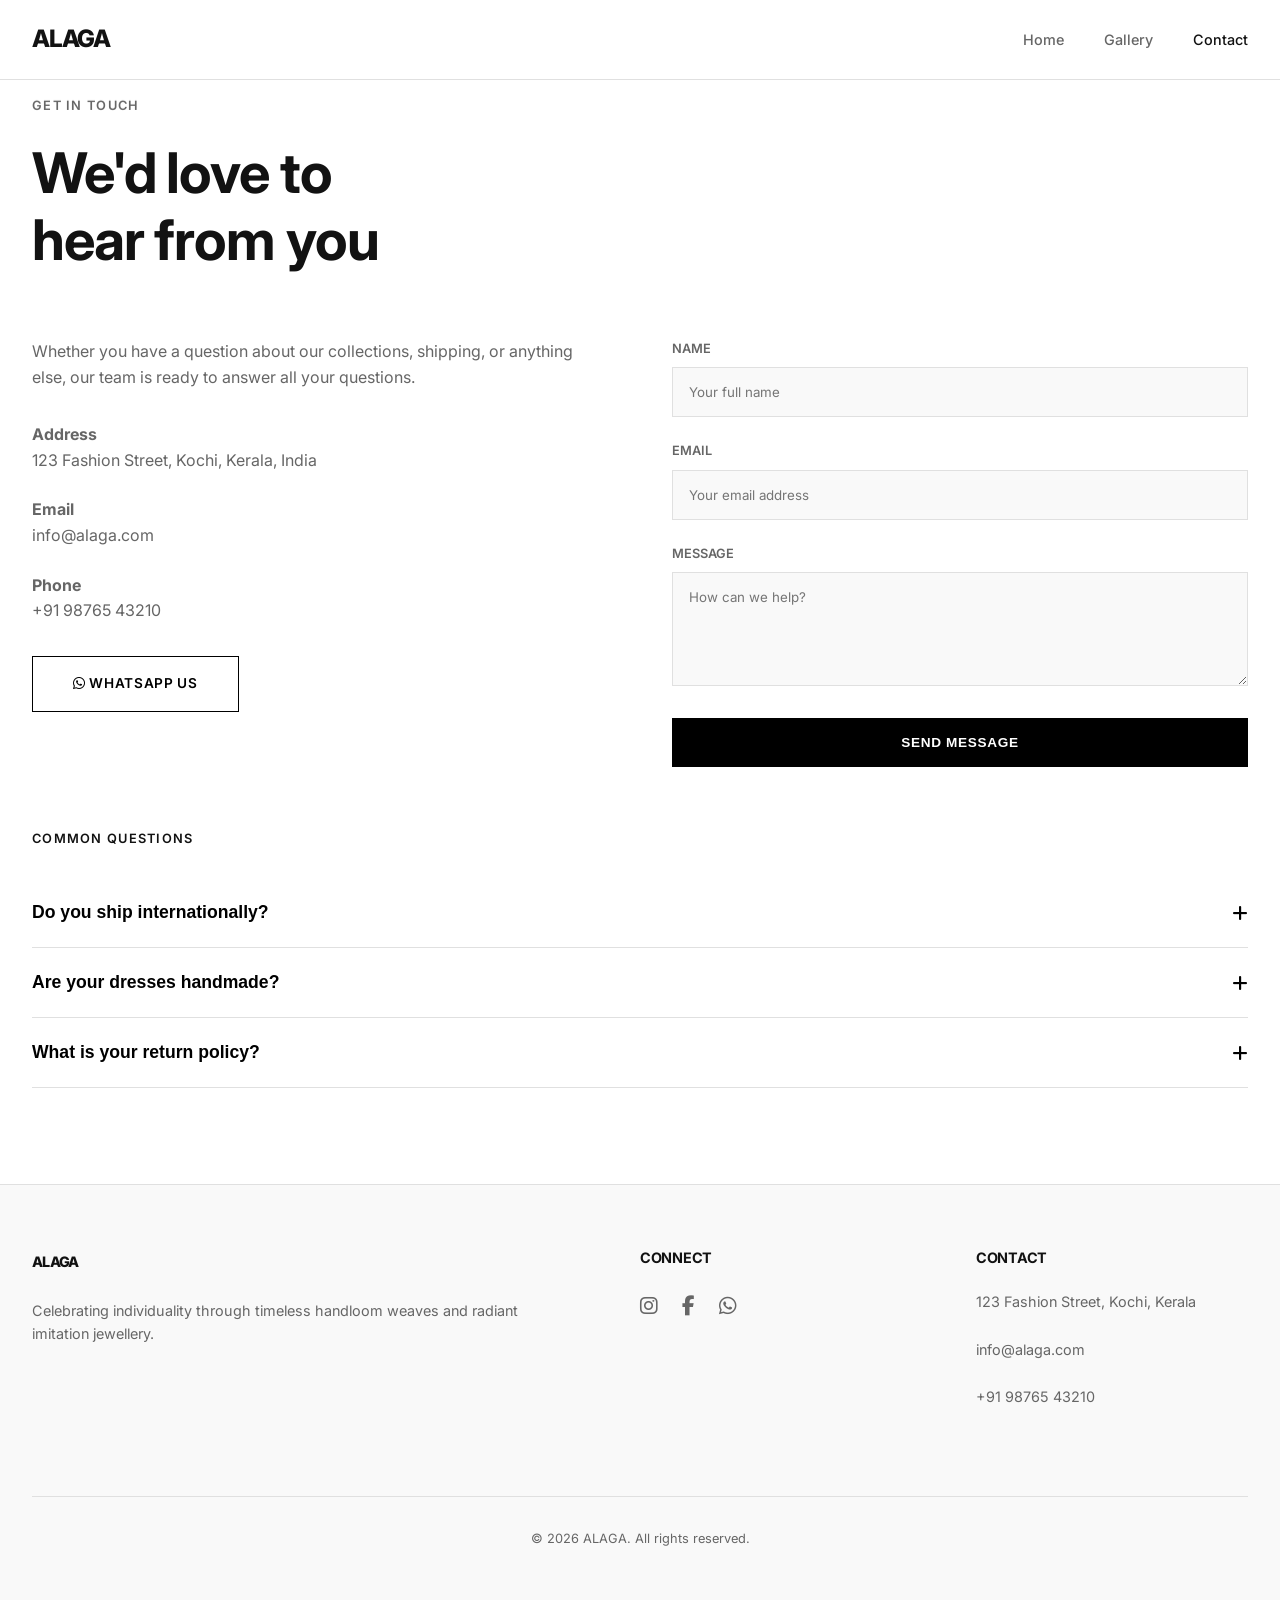
<file: contact/index.html>
<!DOCTYPE html>
<html lang="en">

<head>
  <meta charset="UTF-8">
  <meta name="viewport" content="width=device-width, initial-scale=1.0">
  <title>Contact | ALAGA</title>

  <!-- Google Fonts: Inter -->
  <link rel="preconnect" href="https://fonts.googleapis.com">
  <link rel="preconnect" href="https://fonts.gstatic.com" crossorigin>
  <link href="https://fonts.googleapis.com/css2?family=Inter:wght@400;500;600;700;800&display=swap" rel="stylesheet">

  <!-- Font Awesome -->
  <link rel="stylesheet" href="https://cdnjs.cloudflare.com/ajax/libs/font-awesome/6.5.0/css/all.min.css">

  <!-- Custom Styles -->
  <link rel="stylesheet" href="../assets/styles.css">
  <style>
    /* Page specific styles for Contact */
    .contact-grid {
      display: grid;
      grid-template-columns: 1fr 1fr;
      gap: 4rem;
      align-items: start;
    }

    .contact-form .form-group {
      margin-bottom: 1.5rem;
    }

    .contact-form label {
      display: block;
      font-size: 0.8rem;
      text-transform: uppercase;
      font-weight: 600;
      margin-bottom: 0.5rem;
      color: var(--text-secondary);
    }

    .contact-form input,
    .contact-form textarea {
      width: 100%;
      padding: 1rem;
      border: 1px solid var(--border);
      background: var(--bg-secondary);
      font-family: inherit;
      transition: var(--transition);
    }

    .contact-form input:focus,
    .contact-form textarea:focus {
      outline: none;
      border-color: var(--accent);
      background: #fff;
    }

    .faq-accordion {
      margin-top: 4rem;
    }

    .faq-item {
      border-bottom: 1px solid var(--border);
      padding: 1.5rem 0;
    }

    .faq-question {
      width: 100%;
      display: flex;
      justify-content: space-between;
      align-items: center;
      background: none;
      border: none;
      padding: 0;
      font-size: 1.1rem;
      font-weight: 600;
      cursor: pointer;
      text-align: left;
    }

    .faq-answer {
      max-height: 0;
      overflow: hidden;
      transition: max-height 0.3s ease-out;
    }

    .faq-answer p {
      padding: 1rem 0;
      margin: 0;
    }

    @media (max-width: 992px) {
      .contact-grid {
        grid-template-columns: 1fr;
      }
    }
  </style>
</head>

<body>

  <!-- Navigation -->
  <nav id="siteNav">
    <div class="container nav-inner">
      <a href="../index.html" class="nav-logo">ALAGA</a>

      <button id="navToggle" class="nav-toggle" aria-label="Toggle navigation">
        <i class="fas fa-bars"></i>
      </button>

      <ul id="navLinks" class="nav-links">
        <li><a href="../index.html" class="nav-link">Home</a></li>
        <li><a href="../gallery/index.html" class="nav-link">Gallery</a></li>
        <li><a href="index.html" class="nav-link active">Contact</a></li>
      </ul>
    </div>
  </nav>

  <!-- Contact Hero -->
  <section>
    <div class="container">
      <p class="text-uppercase reveal-base reveal-up">Get in touch</p>
      <h2 style="font-size: 3.5rem;" class="reveal-base reveal-up stagger-1">We'd love to <br> hear from you</h2>

      <div class="contact-grid" style="margin-top: 4rem;">
        <div class="contact-info reveal-base reveal-up stagger-2">
          <p>Whether you have a question about our collections, shipping, or anything else, our team is ready to answer
            all your questions.</p>

          <div style="margin-top: 2rem;">
            <p><strong>Address</strong><br>123 Fashion Street, Kochi, Kerala, India</p>
            <p><strong>Email</strong><br>info@alaga.com</p>
            <p><strong>Phone</strong><br>+91 98765 43210</p>
          </div>

          <div style="margin-top: 2rem;">
            <a href="https://wa.me/919876543210" target="_blank" class="btn btn-secondary">
              <i class="fab fa-whatsapp"></i> WhatsApp Us
            </a>
          </div>
        </div>

        <div class="contact-form reveal-base reveal-up stagger-3">
          <form action="#">
            <div class="form-group">
              <label for="name">Name</label>
              <input type="text" id="name" placeholder="Your full name">
            </div>
            <div class="form-group">
              <label for="email">Email</label>
              <input type="email" id="email" placeholder="Your email address">
            </div>
            <div class="form-group">
              <label for="message">Message</label>
              <textarea id="message" rows="5" placeholder="How can we help?"></textarea>
            </div>
            <button type="submit" class="btn" style="width: 100%;">Send Message</button>
          </form>
        </div>
      </div>

      <!-- FAQ -->
      <div class="faq-accordion reveal-base reveal-up">
        <h3 class="text-uppercase" style="margin-bottom: 2rem;">Common Questions</h3>

        <div class="faq-item">
          <button class="faq-question">Do you ship internationally? <i class="fas fa-plus"></i></button>
          <div class="faq-answer">
            <p>Yes, we ship worldwide with reliable tracking and secure packaging.</p>
          </div>
        </div>

        <div class="faq-item">
          <button class="faq-question">Are your dresses handmade? <i class="fas fa-plus"></i></button>
          <div class="faq-answer">
            <p>Yes, all our handloom dresses are crafted by skilled artisans using traditional techniques.</p>
          </div>
        </div>

        <div class="faq-item">
          <button class="faq-question">What is your return policy? <i class="fas fa-plus"></i></button>
          <div class="faq-answer">
            <p>We offer returns within 7 days of delivery if the product is in its original condition.</p>
          </div>
        </div>
      </div>
    </div>
  </section>

  <!-- Footer -->
  <footer>
    <div class="container">
      <div class="footer-inner">
        <div class="footer-col">
          <a href="../index.html" class="nav-logo">ALAGA</a>
          <p style="margin-top: 1.5rem;">Celebrating individuality through timeless handloom weaves and radiant
            imitation jewellery.</p>
        </div>
        <div class="footer-col">
          <h5>Connect</h5>
          <div class="social-icons">
            <a href="#" target="_blank"><i class="fab fa-instagram"></i></a>
            <a href="#" target="_blank"><i class="fab fa-facebook-f"></i></a>
            <a href="#" target="_blank"><i class="fab fa-whatsapp"></i></a>
          </div>
        </div>
        <div class="footer-col">
          <h5>Contact</h5>
          <p>123 Fashion Street, Kochi, Kerala</p>
          <p>info@alaga.com</p>
          <p>+91 98765 43210</p>
        </div>
      </div>
      <div class="footer-bottom">
        <p>&copy; 2026 ALAGA. All rights reserved.</p>
      </div>
    </div>
  </footer>

  <!-- Scripts -->
  <script src="../assets/scripts.js"></script>
</body>

</html>
</file>
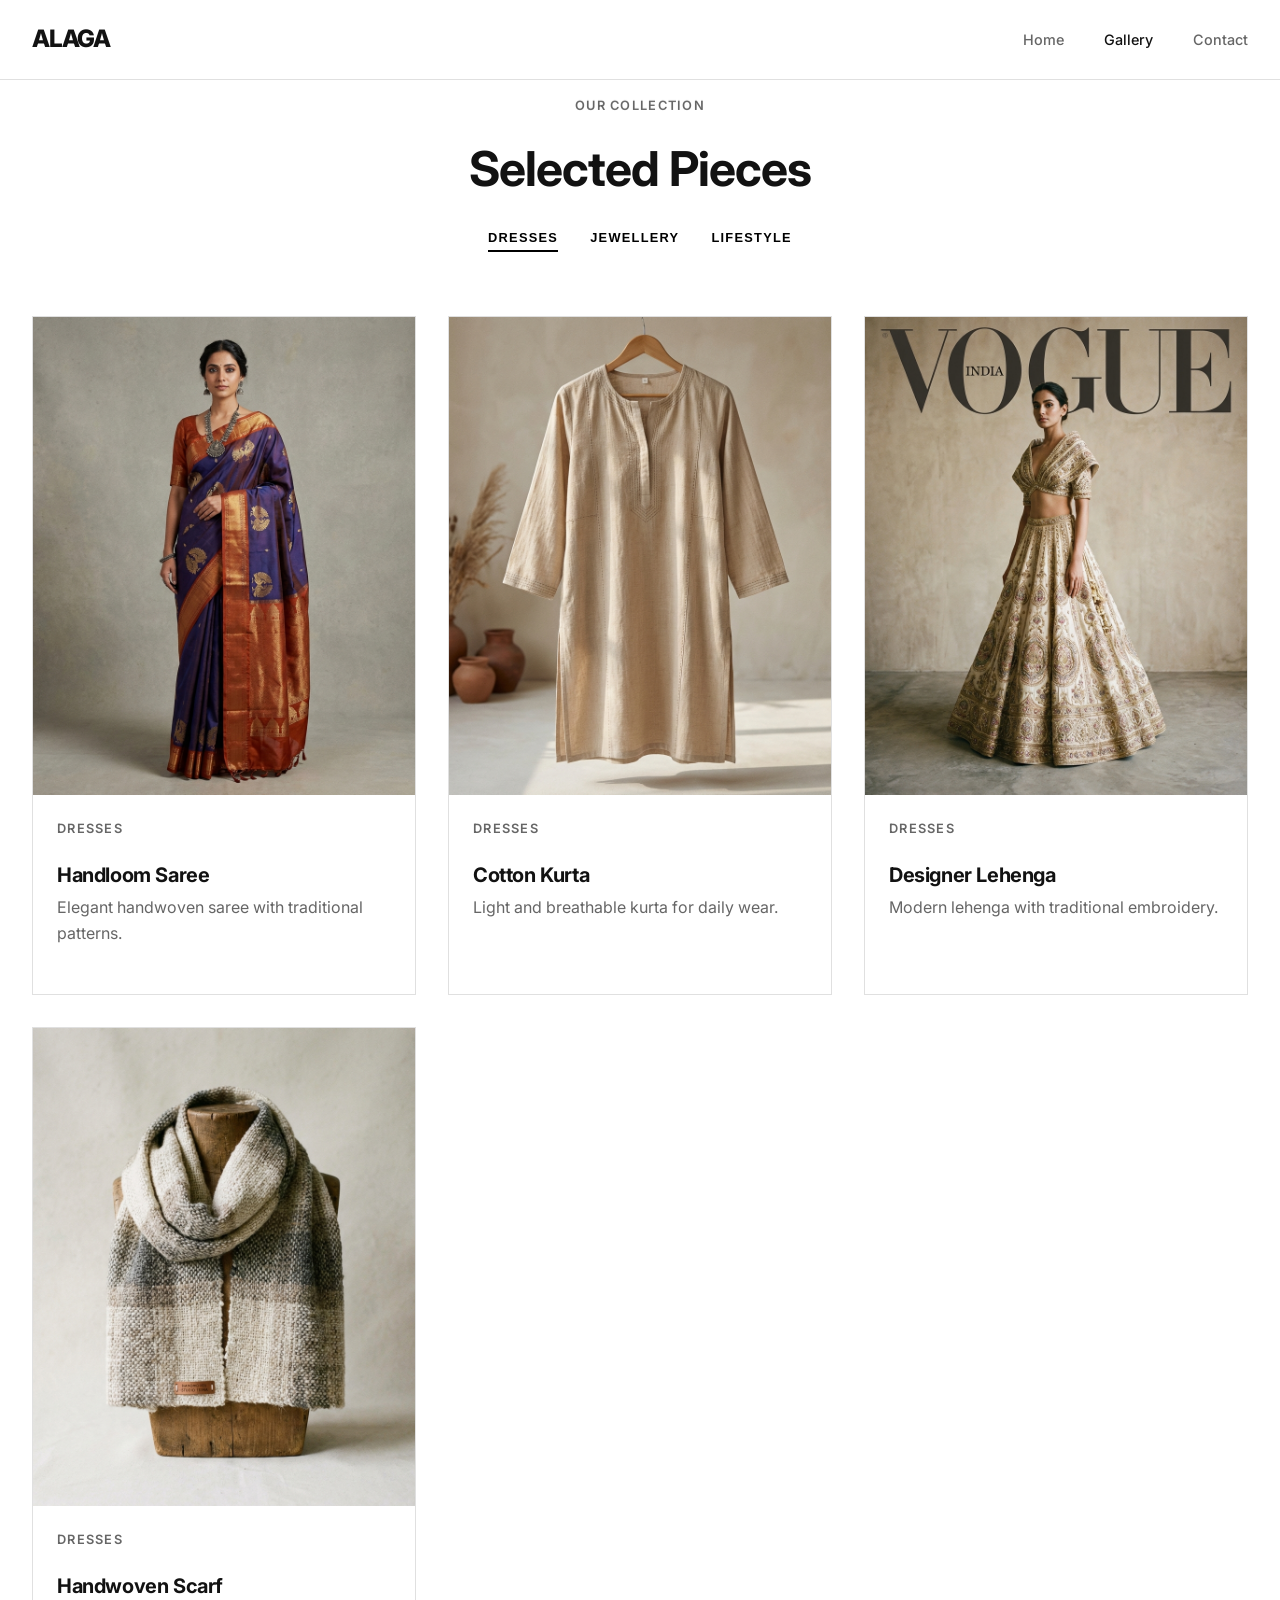
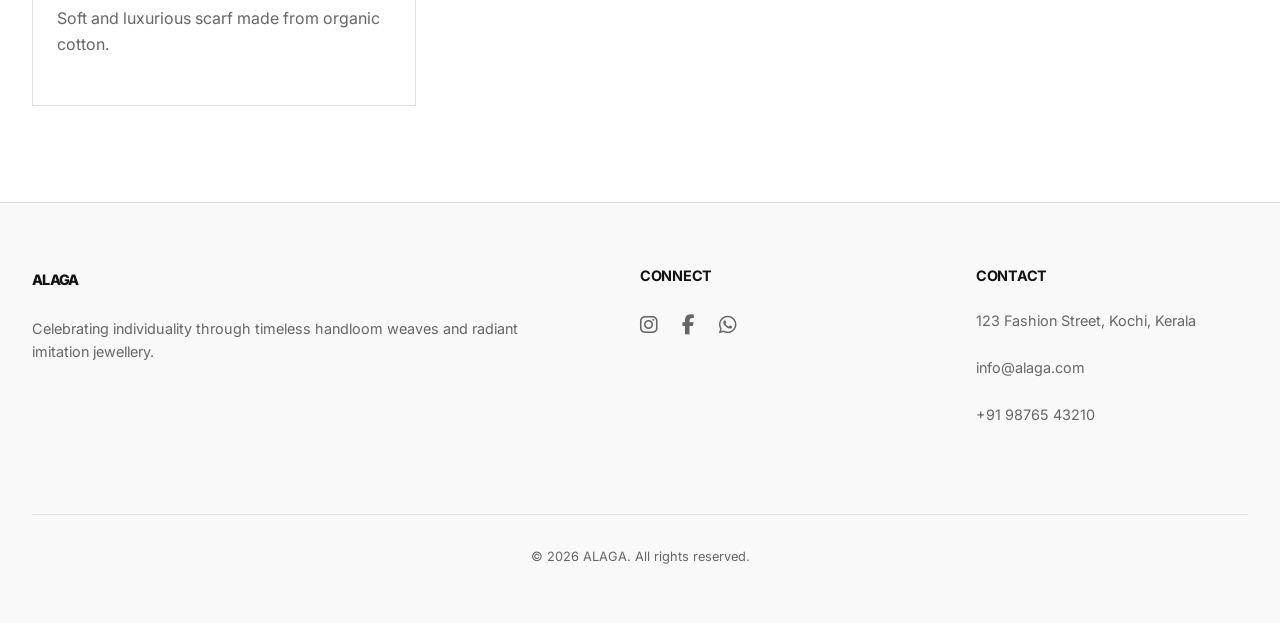
<file: gallery/index.html>
<!DOCTYPE html>
<html lang="en">

<head>
  <meta charset="UTF-8">
  <meta name="viewport" content="width=device-width, initial-scale=1.0">
  <title>Gallery | ALAGA</title>

  <!-- Google Fonts: Inter -->
  <link rel="preconnect" href="https://fonts.googleapis.com">
  <link rel="preconnect" href="https://fonts.gstatic.com" crossorigin>
  <link href="https://fonts.googleapis.com/css2?family=Inter:wght@400;500;600;700;800&display=swap" rel="stylesheet">

  <!-- Font Awesome -->
  <link rel="stylesheet" href="https://cdnjs.cloudflare.com/ajax/libs/font-awesome/6.5.0/css/all.min.css">

  <!-- Custom Styles -->
  <link rel="stylesheet" href="../assets/styles.css">
</head>

<body>

  <!-- Navigation -->
  <nav id="siteNav">
    <div class="container nav-inner">
      <a href="../index.html" class="nav-logo">ALAGA</a>

      <button id="navToggle" class="nav-toggle" aria-label="Toggle navigation">
        <i class="fas fa-bars"></i>
      </button>

      <ul id="navLinks" class="nav-links">
        <li><a href="../index.html" class="nav-link">Home</a></li>
        <li><a href="index.html" class="nav-link active">Gallery</a></li>
        <li><a href="../contact/index.html" class="nav-link">Contact</a></li>
      </ul>
    </div>
  </nav>

  <!-- Gallery Content -->
  <section class="gallery-page">
    <div class="container" id="gallery">
      <!-- Gallery data will be injected here by scripts.js -->
    </div>
  </section>

  <!-- Footer -->
  <footer>
    <div class="container">
      <div class="footer-inner">
        <div class="footer-col">
          <a href="../index.html" class="nav-logo">ALAGA</a>
          <p style="margin-top: 1.5rem;">Celebrating individuality through timeless handloom weaves and radiant
            imitation jewellery.</p>
        </div>
        <div class="footer-col">
          <h5>Connect</h5>
          <div class="social-icons">
            <a href="#" target="_blank"><i class="fab fa-instagram"></i></a>
            <a href="#" target="_blank"><i class="fab fa-facebook-f"></i></a>
            <a href="#" target="_blank"><i class="fab fa-whatsapp"></i></a>
          </div>
        </div>
        <div class="footer-col">
          <h5>Contact</h5>
          <p>123 Fashion Street, Kochi, Kerala</p>
          <p>info@alaga.com</p>
          <p>+91 98765 43210</p>
        </div>
      </div>
      <div class="footer-bottom">
        <p>&copy; 2026 ALAGA. All rights reserved.</p>
      </div>
    </div>
  </footer>

  <!-- Scripts -->
  <script src="galleryData.js"></script>
  <script src="../assets/scripts.js"></script>
</body>

</html>
</file>
<file: assets/styles.css>
/* 
  Dawn of Alaga - Design System
  Modern Minimalist Theme
*/

:root {
  --bg-primary: #ffffff;
  --bg-secondary: #f9f9f9;
  --text-primary: #121212;
  --text-secondary: #666666;
  --accent: #000000;
  --border: #e0e0e0;
  --font-main: 'Inter', -apple-system, BlinkMacSystemFont, "Segoe UI", Roboto, Helvetica, Arial, sans-serif;
  --container-max: 1400px;
  --nav-height: 80px;
  --transition: all 0.3s cubic-bezier(0.4, 0, 0.2, 1);

  /* Animation Variables */
  --ease-elegant: cubic-bezier(0.22, 1, 0.36, 1);
  --dur-main: 600ms;
}

* {
  box-sizing: border-box;
  margin: 0;
  padding: 0;
}

html {
  scroll-behavior: smooth;
  font-size: 16px;
}

body {
  font-family: var(--font-main);
  background-color: var(--bg-primary);
  color: var(--text-primary);
  line-height: 1.6;
  -webkit-font-smoothing: antialiased;
}

h1,
h2,
h3,
h4,
h5,
h6 {
  font-weight: 700;
  letter-spacing: -0.02em;
  line-height: 1.2;
  margin-bottom: 1rem;
}

p {
  color: var(--text-secondary);
  margin-bottom: 1.5rem;
}

a {
  text-decoration: none;
  color: inherit;
  transition: var(--transition);
}

ul {
  list-style: none;
}

img {
  max-width: 100%;
  display: block;
}

/* Layout */
.container {
  max-width: var(--container-max);
  margin: 0 auto;
  padding: 0 2rem;
}

section {
  padding: 6rem 0;
}

/* Typography Helpers */
.text-uppercase {
  text-transform: uppercase;
  letter-spacing: 0.1em;
  font-size: 0.8rem;
  font-weight: 600;
}

.text-center {
  text-align: center;
}

/* Buttons */
.btn {
  display: inline-block;
  padding: 1rem 2.5rem;
  background-color: var(--accent);
  color: #fff;
  border: 1px solid var(--accent);
  font-weight: 600;
  text-transform: uppercase;
  letter-spacing: 0.05em;
  font-size: 0.85rem;
  cursor: pointer;
  transition: var(--transition);
}

.btn:hover {
  background-color: transparent;
  color: var(--accent);
}

.btn-secondary {
  background-color: transparent;
  color: var(--accent);
  border: 1px solid var(--accent);
}

.btn-secondary:hover {
  background-color: var(--accent);
  color: #fff;
}

/* Navigation */
#siteNav {
  position: fixed;
  top: 0;
  left: 0;
  width: 100%;
  height: var(--nav-height);
  background: rgba(255, 255, 255, 0.8);
  backdrop-filter: blur(10px);
  z-index: 1000;
  border-bottom: 1px solid var(--border);
  transition: var(--transition);
}

#siteNav.scrolled {
  height: 60px;
}

#siteNav .nav-inner {
  height: 100%;
  display: flex;
  align-items: center;
  justify-content: space-between;
}

.nav-logo {
  font-size: 1.5rem;
  font-weight: 800;
  letter-spacing: -0.05em;
  text-transform: uppercase;
}

.nav-logo img {
  height: 30px;
}

.nav-links {
  display: flex;
  gap: 2.5rem;
}

.nav-link {
  font-weight: 500;
  font-size: 0.9rem;
  color: var(--text-secondary);
}

.nav-link:hover,
.nav-link.active {
  color: var(--text-primary);
}

.nav-toggle {
  display: none;
  background: none;
  border: none;
  cursor: pointer;
}

/* Hero Section */
.hero {
  height: 100vh;
  display: flex;
  align-items: center;
  justify-content: center;
  background: url('images/hero_bg.png') no-repeat center center;
  background-size: cover;
  padding-top: var(--nav-height);
  position: relative;
  overflow: hidden;
}

.hero::after {
  content: '';
  position: absolute;
  top: 0;
  left: 0;
  width: 100%;
  height: 100%;
  background: rgba(255, 255, 255, 0.4);
  /* Light overlay for text contrast */
  z-index: 0;
}

.hero-content {
  text-align: center;
  max-width: 800px;
  z-index: 1;
  position: relative;
}

/* Scroll Indicator */
.scroll-indicator {
  position: absolute;
  bottom: 2rem;
  left: 50%;
  transform: translateX(-50%);
  z-index: 2;
  color: var(--text-primary);
  font-size: 1.5rem;
  animation: bounce 2s infinite;
}

@keyframes bounce {

  0%,
  20%,
  50%,
  80%,
  100% {
    transform: translateX(-50%) translateY(0);
  }

  40% {
    transform: translateX(-50%) translateY(-10px);
  }

  60% {
    transform: translateX(-50%) translateY(-5px);
  }
}

.hero h1 {
  font-size: 5rem;
  margin-bottom: 1.5rem;
}

.hero p {
  font-size: 1.25rem;
  margin-bottom: 2.5rem;
}

.hero-buttons {
  display: flex;
  gap: 1rem;
  justify-content: center;
}

/* Welcome Section */
.welcome {
  text-align: center;
}

.welcome h2 {
  font-size: 3rem;
  margin-bottom: 2rem;
}

.welcome p {
  max-width: 700px;
  margin: 0 auto;
  font-size: 1.1rem;
}

/* Grid & Cards */
.grid {
  display: grid;
  grid-template-columns: repeat(auto-fit, minmax(300px, 1fr));
  gap: 2rem;
}

.card {
  background-color: var(--bg-primary);
  border: 1px solid var(--border);
  transition: var(--transition);
}

.card:hover {
  border-color: var(--accent);
}

.card-image {
  aspect-ratio: 4/5;
  overflow: hidden;
}

.card-image img {
  width: 100%;
  height: 100%;
  object-fit: cover;
  transition: var(--transition);
}

.card:hover .card-image img {
  transform: scale(1.05);
}

.card-content {
  padding: 1.5rem;
}

.card-title {
  font-size: 1.25rem;
  margin-bottom: 0.5rem;
}

/* Footer */
footer {
  background-color: var(--bg-secondary);
  padding: 4rem 0 2rem;
  border-top: 1px solid var(--border);
}

.footer-inner {
  display: grid;
  grid-template-columns: 2fr 1fr 1fr;
  gap: 4rem;
  margin-bottom: 4rem;
}

.footer-col h5 {
  font-size: 0.9rem;
  text-transform: uppercase;
  margin-bottom: 1.5rem;
}

.footer-col p,
.footer-col a {
  font-size: 0.9rem;
}

.social-icons {
  display: flex;
  gap: 1.5rem;
}

.social-icons a {
  font-size: 1.25rem;
  color: var(--text-secondary);
}

.social-icons a:hover {
  color: var(--text-primary);
}

.footer-bottom {
  border-top: 1px solid var(--border);
  padding-top: 2rem;
  text-align: center;
  font-size: 0.8rem;
}

/* Mobile responsive */
@media (max-width: 768px) {
  .hero h1 {
    font-size: 3rem;
  }

  .nav-links {
    display: none;
  }

  .nav-toggle {
    display: block;
  }

  .footer-inner {
    grid-template-columns: 1fr;
    gap: 2rem;
  }

  section {
    padding: 4rem 0;
  }
}

/* Premium Interactions */
.btn:active {
  transform: scale(0.98);
}

@media (hover: hover) {
  .card {
    transition: transform 0.4s var(--ease-elegant), box-shadow 0.4s var(--ease-elegant), border-color 0.3s ease;
  }

  .card:hover {
    transform: translateY(-4px);
    box-shadow: 0 12px 24px rgba(0, 0, 0, 0.06);
  }
}

/* Animations */
.reveal-base {
  opacity: 0;
  will-change: opacity, transform;
  transition: opacity var(--dur-main) var(--ease-elegant),
    transform var(--dur-main) var(--ease-elegant);
}

.reveal-visible {
  opacity: 1 !important;
  transform: none !important;
}

/* Variants */
.reveal-up {
  transform: translateY(24px);
}

.reveal-fade {
  opacity: 0;
  /* Just opacity change, no transform trigger needed in base but good to be explicit */
}

.reveal-scale {
  transform: scale(0.96);
}

/* Staggering delays */
.stagger-1 {
  transition-delay: 100ms;
}

.stagger-2 {
  transition-delay: 200ms;
}

.stagger-3 {
  transition-delay: 300ms;
}

.stagger-4 {
  transition-delay: 400ms;
}

.stagger-5 {
  transition-delay: 500ms;
}

/* Reduced Motion */
@media (prefers-reduced-motion: reduce) {
  .reveal-base {
    transition: none !important;
    opacity: 1 !important;
    transform: none !important;
  }
}
</file>
